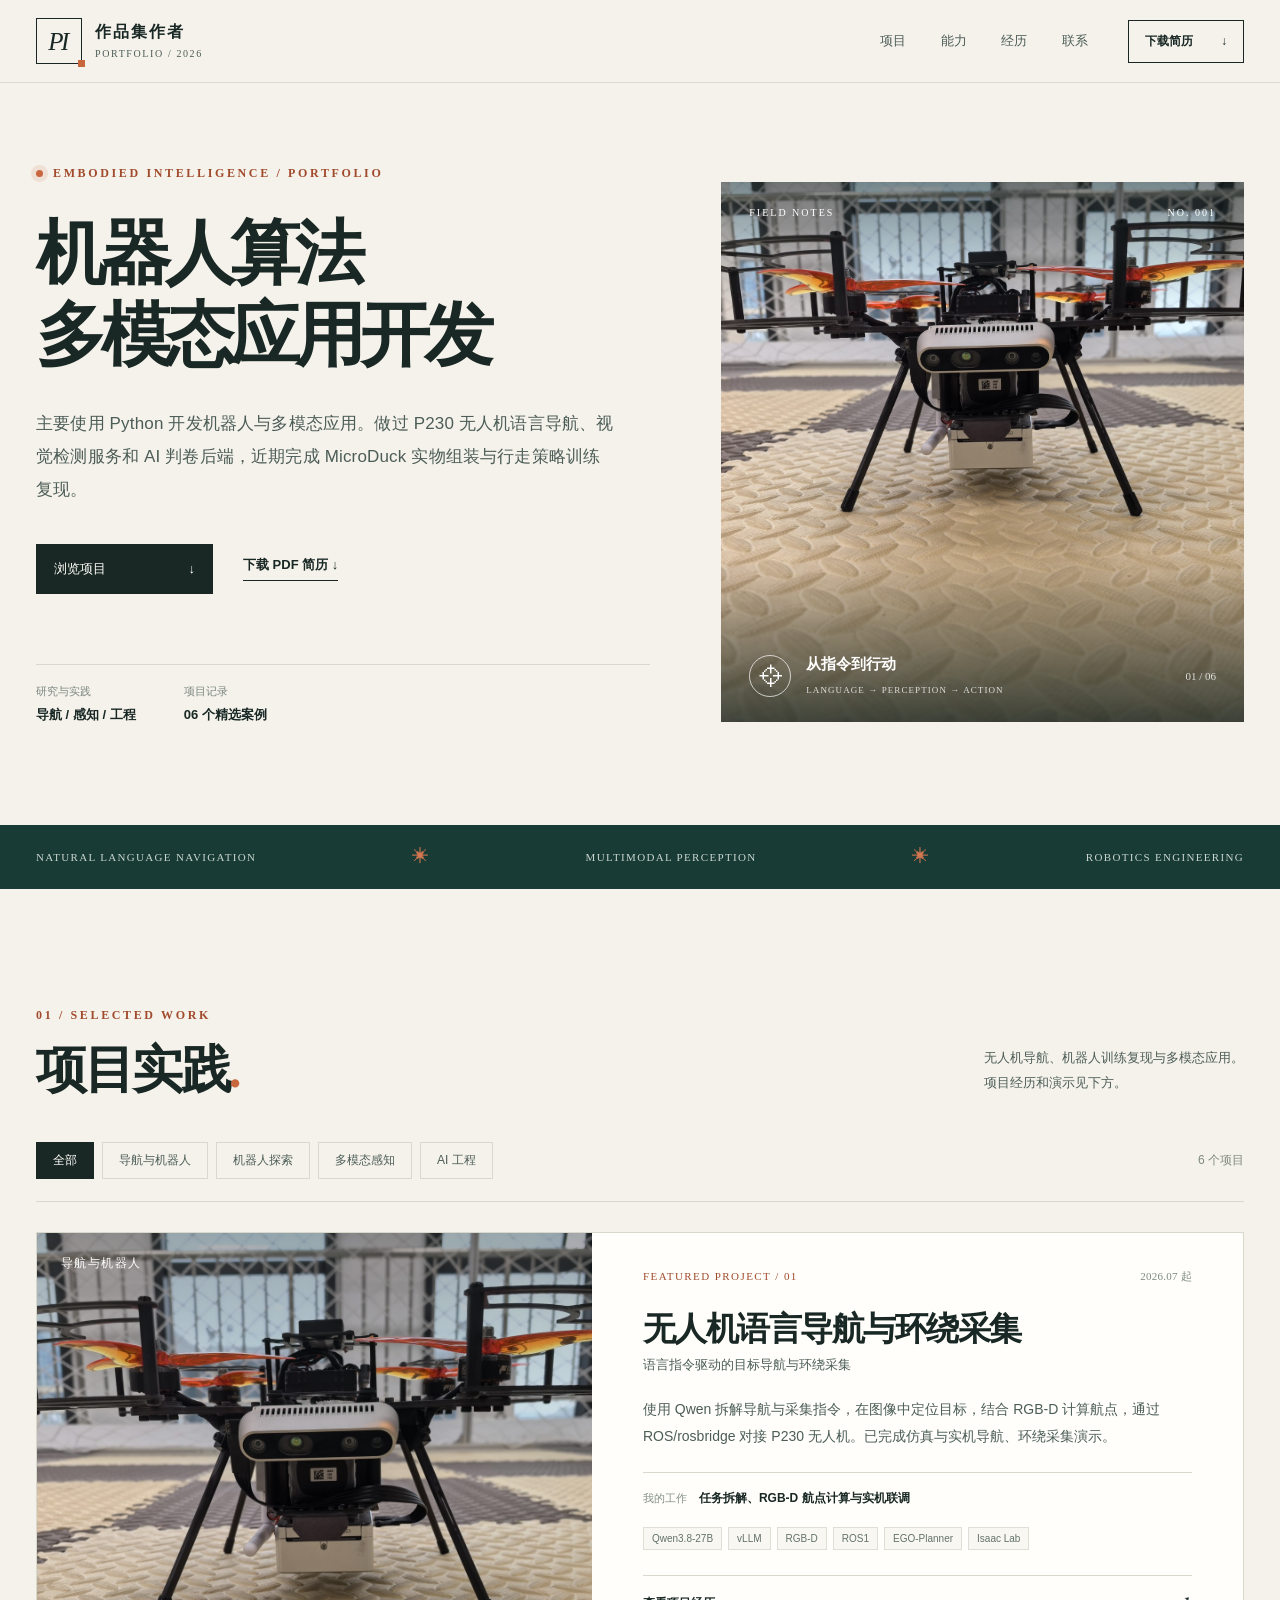
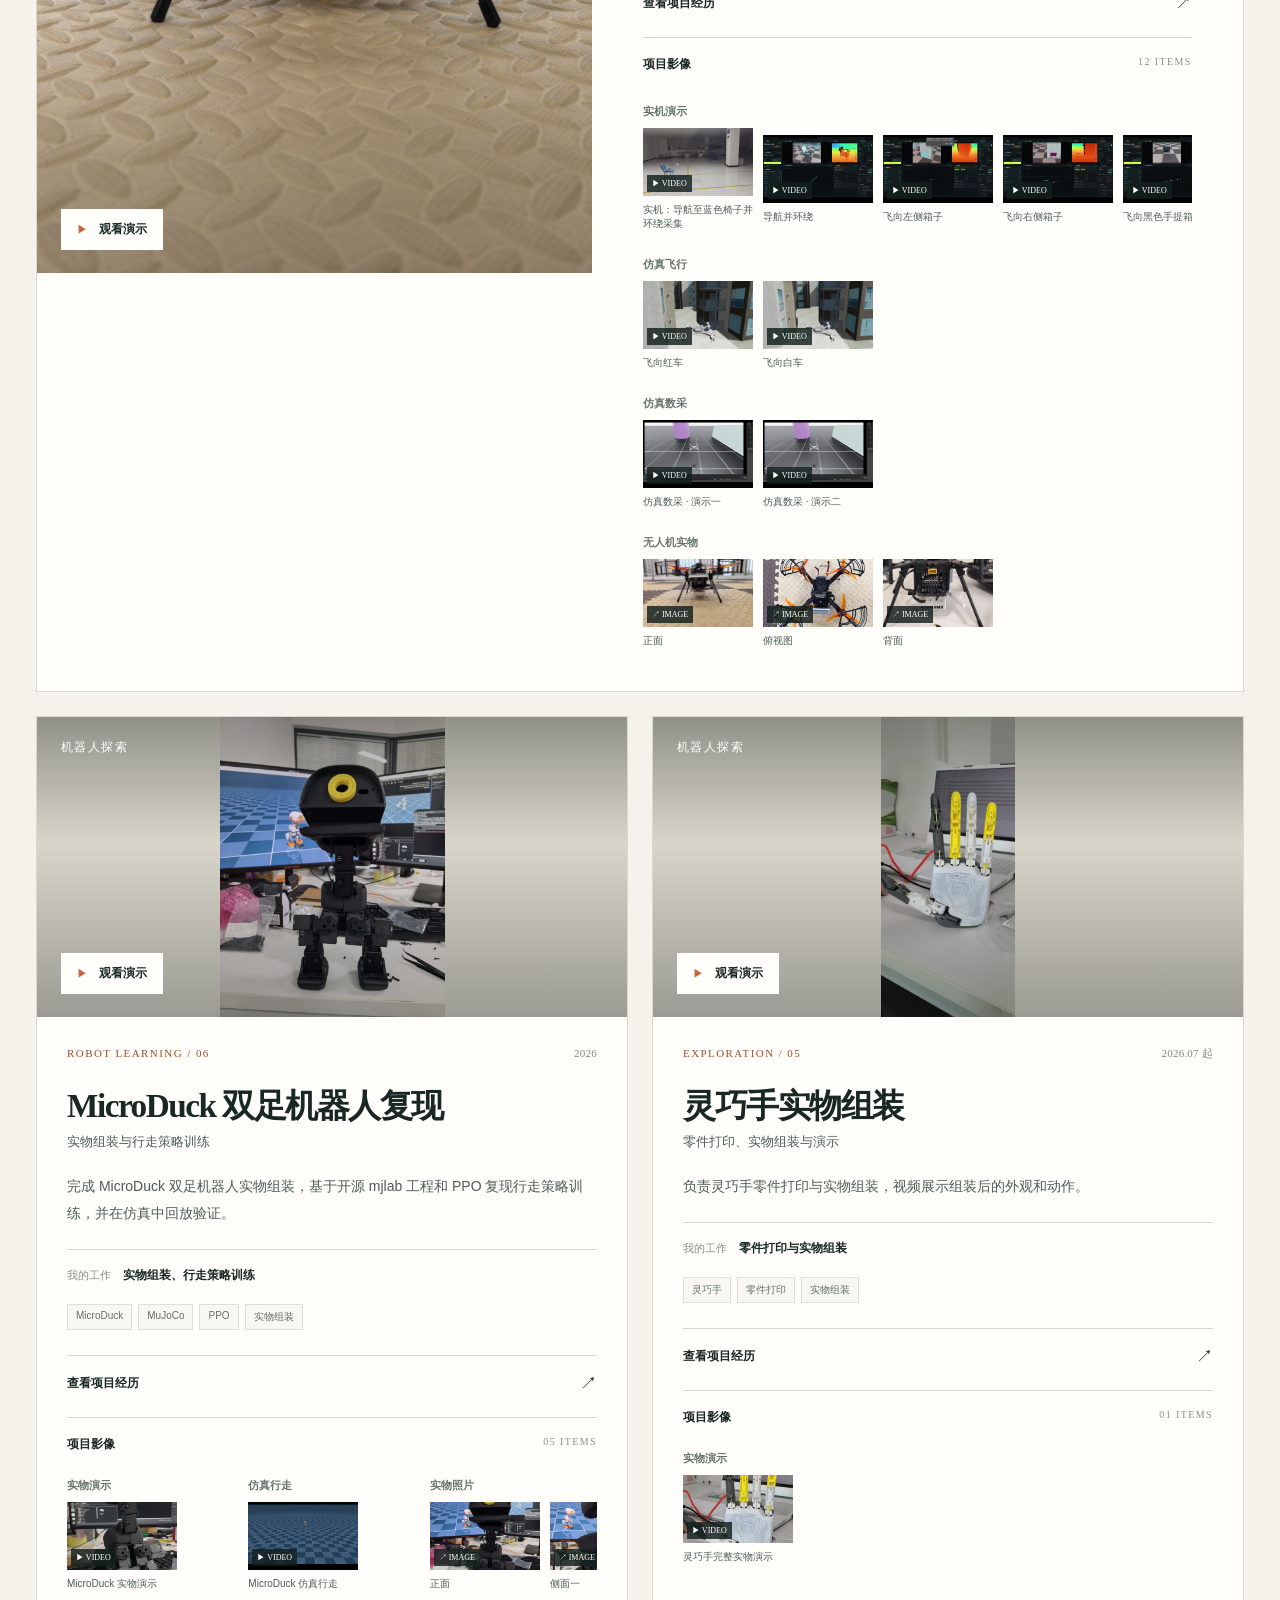
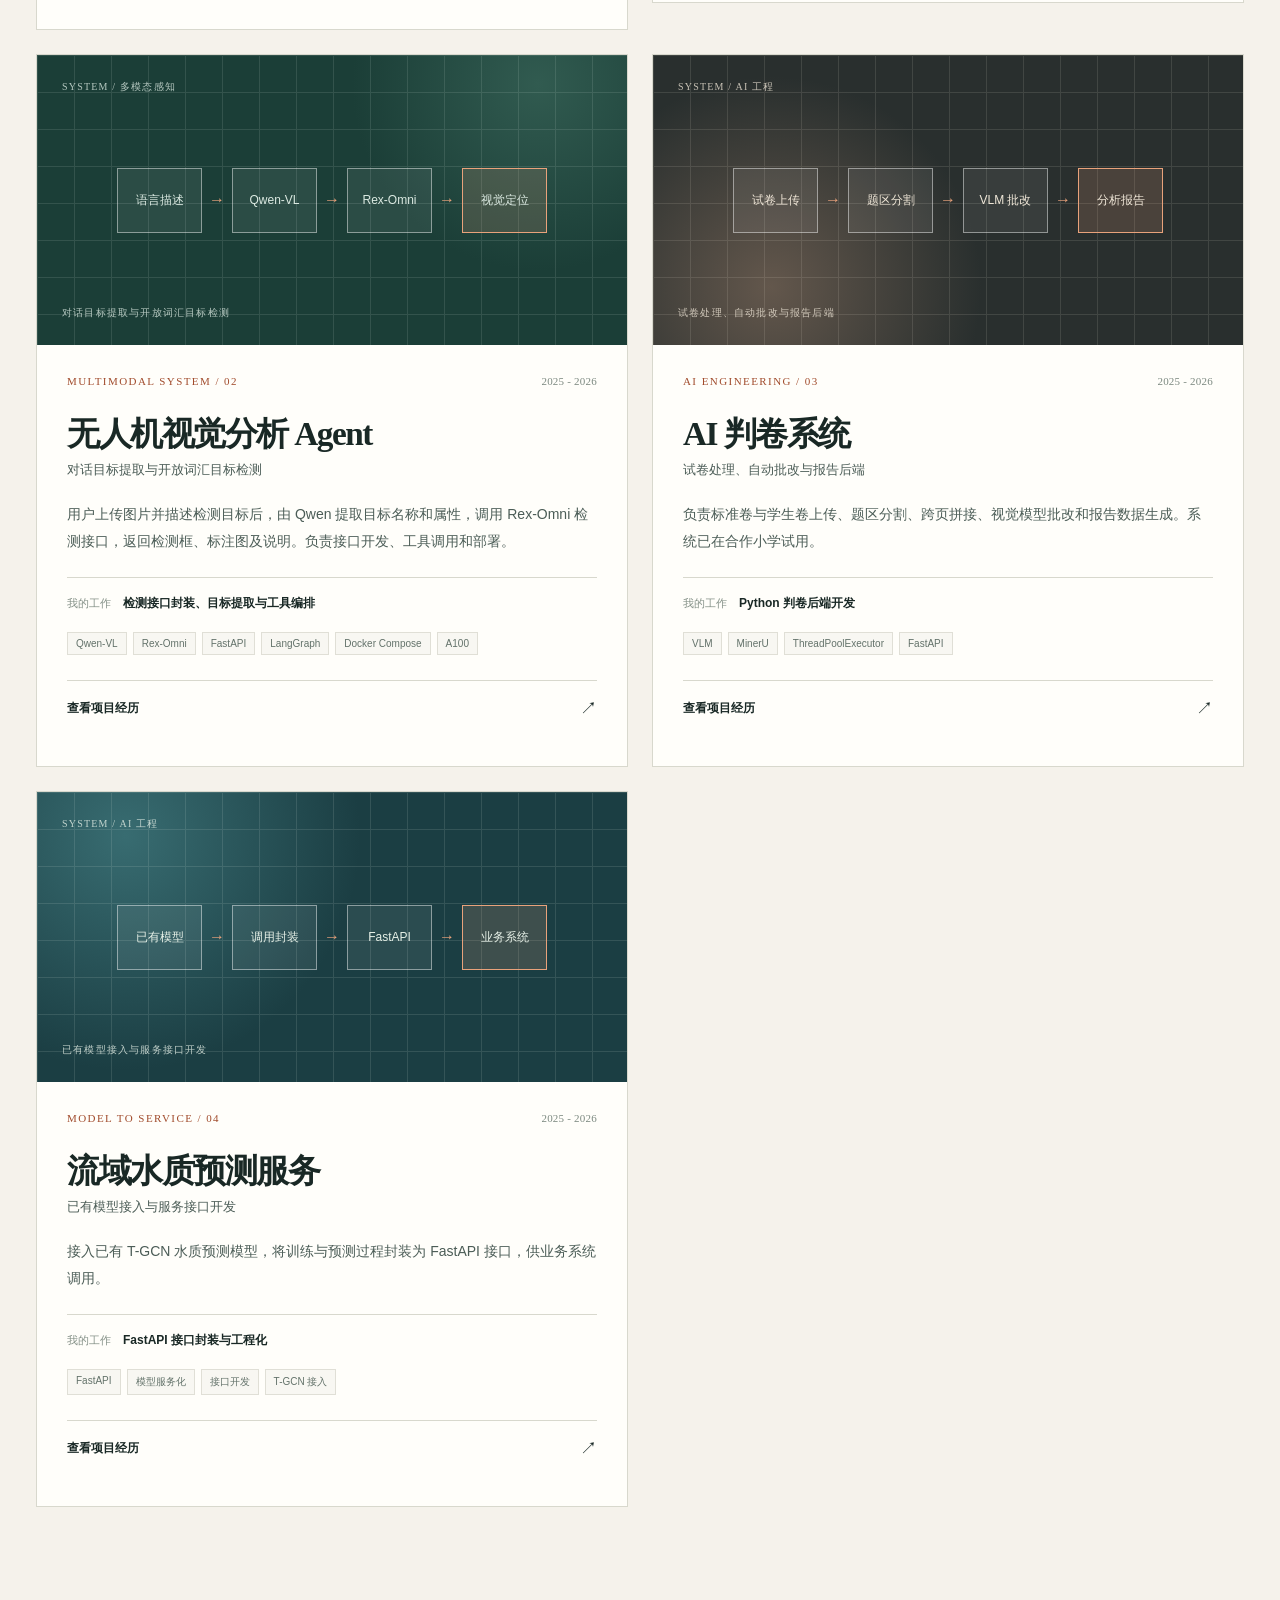
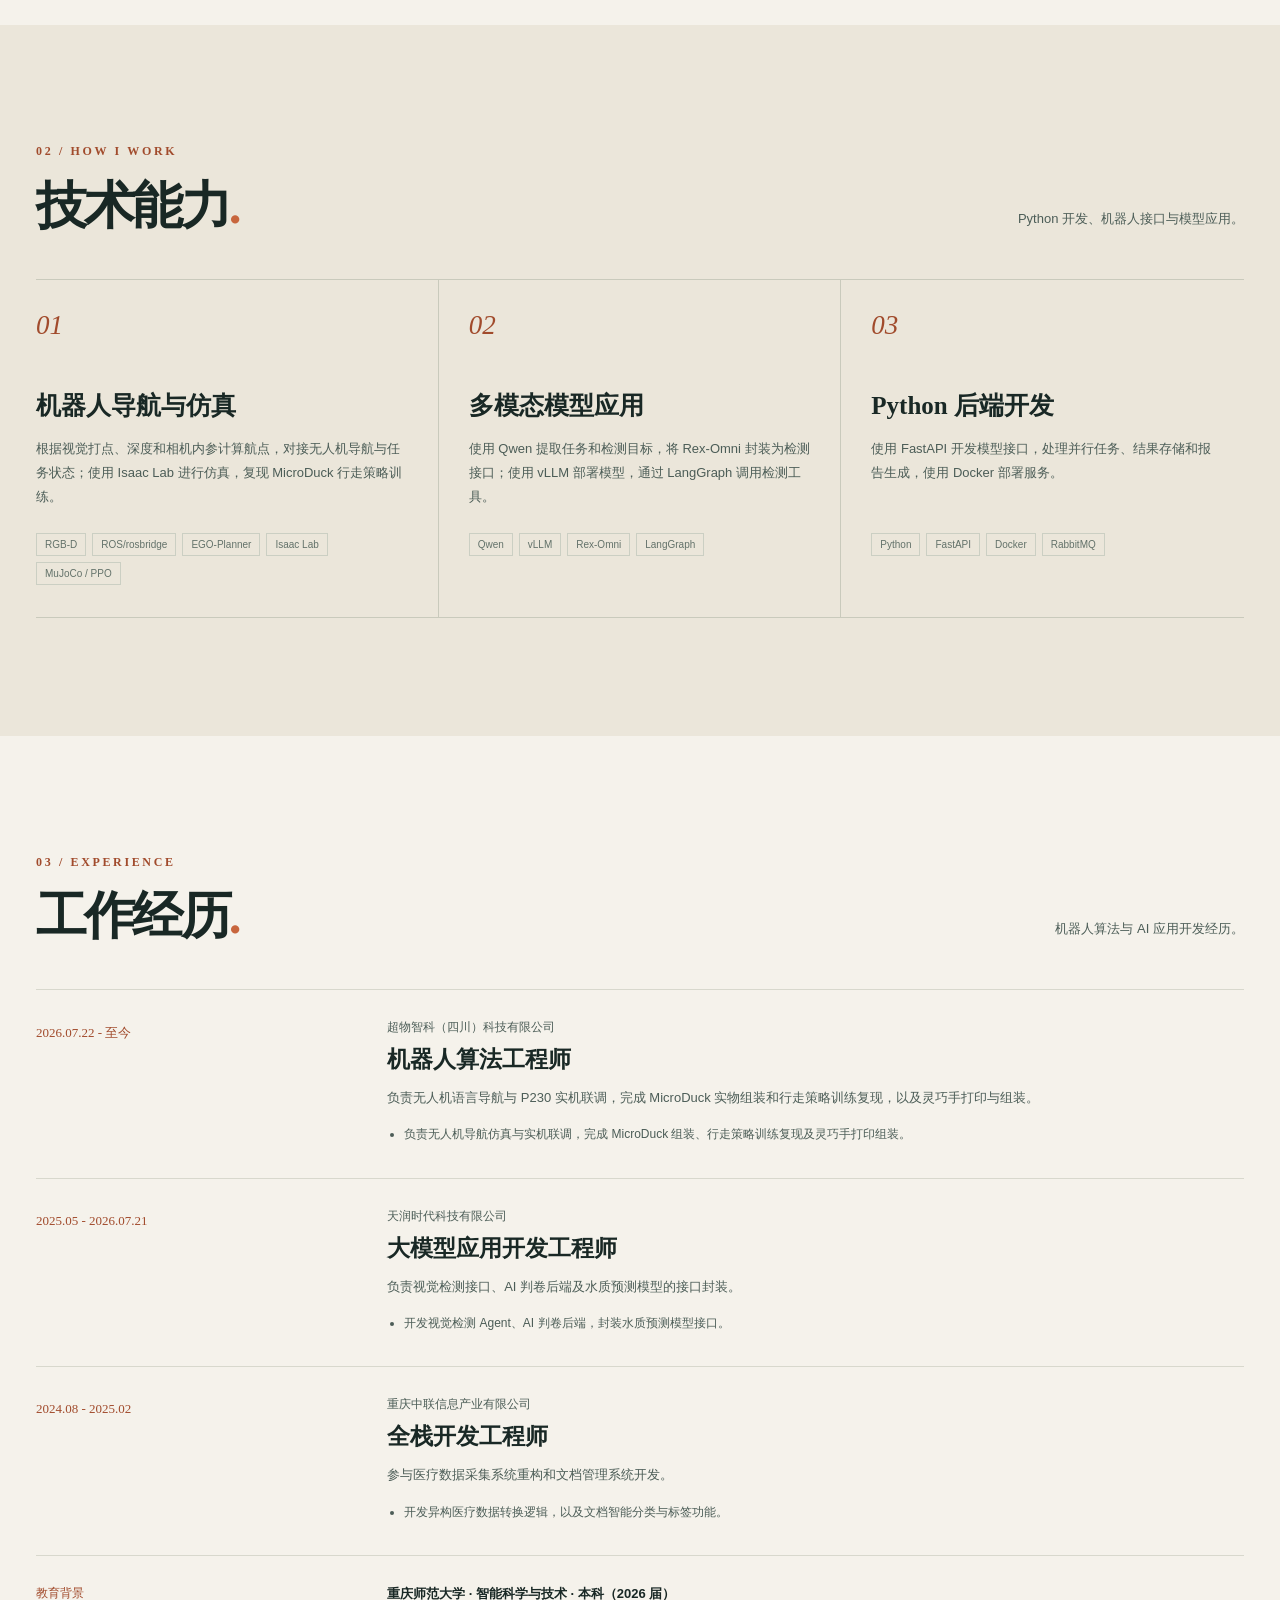
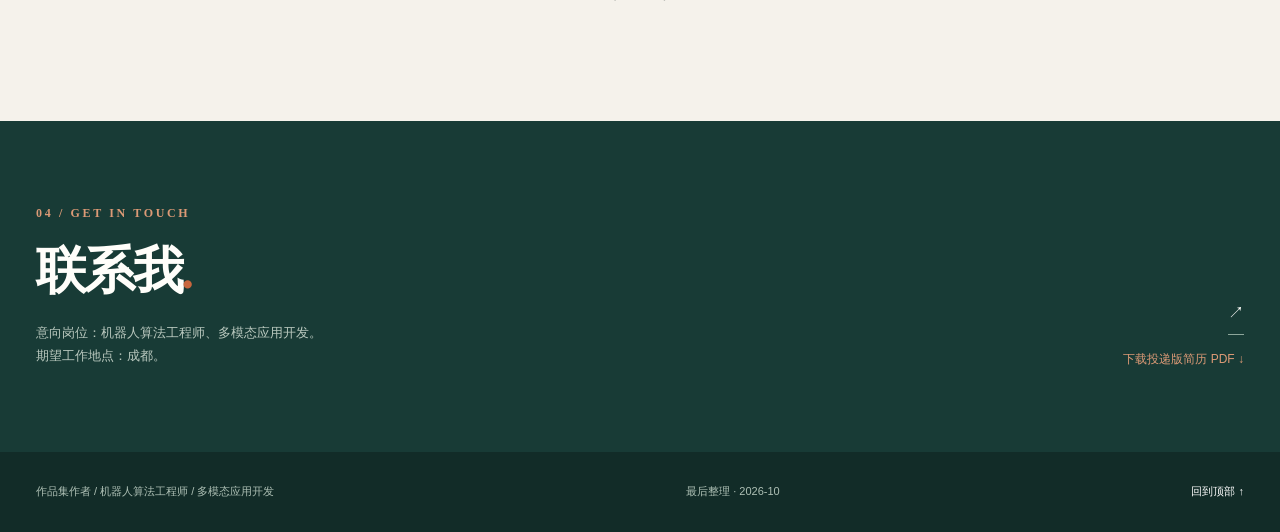
<file: index.html>
<!doctype html>
<html lang="zh-CN">
  <head>
    <meta charset="utf-8" />
    <meta name="viewport" content="width=device-width, initial-scale=1" />
    <meta name="theme-color" content="#f5f2eb" />
    <meta name="description" content="__PORTFOLIO_NAME__的具身智能与多模态 AI 项目作品集：无人机自然语言导航、视觉分析 Agent 和工程化实践。" />
    <title>__PORTFOLIO_NAME__ · 具身智能项目作品集</title>
    <link rel="stylesheet" href="styles.css?v=compact-covers1" />
    <script type="module" src="app.js?v=water-service1"></script>
  </head>
  <body>
    <div id="app"><p class="loading">正在加载项目内容…</p></div>
    <dialog class="media-dialog" id="media-dialog" aria-label="项目演示媒体">
      <div id="media-dialog-content"></div>
    </dialog>
  </body>
</html>
</file>
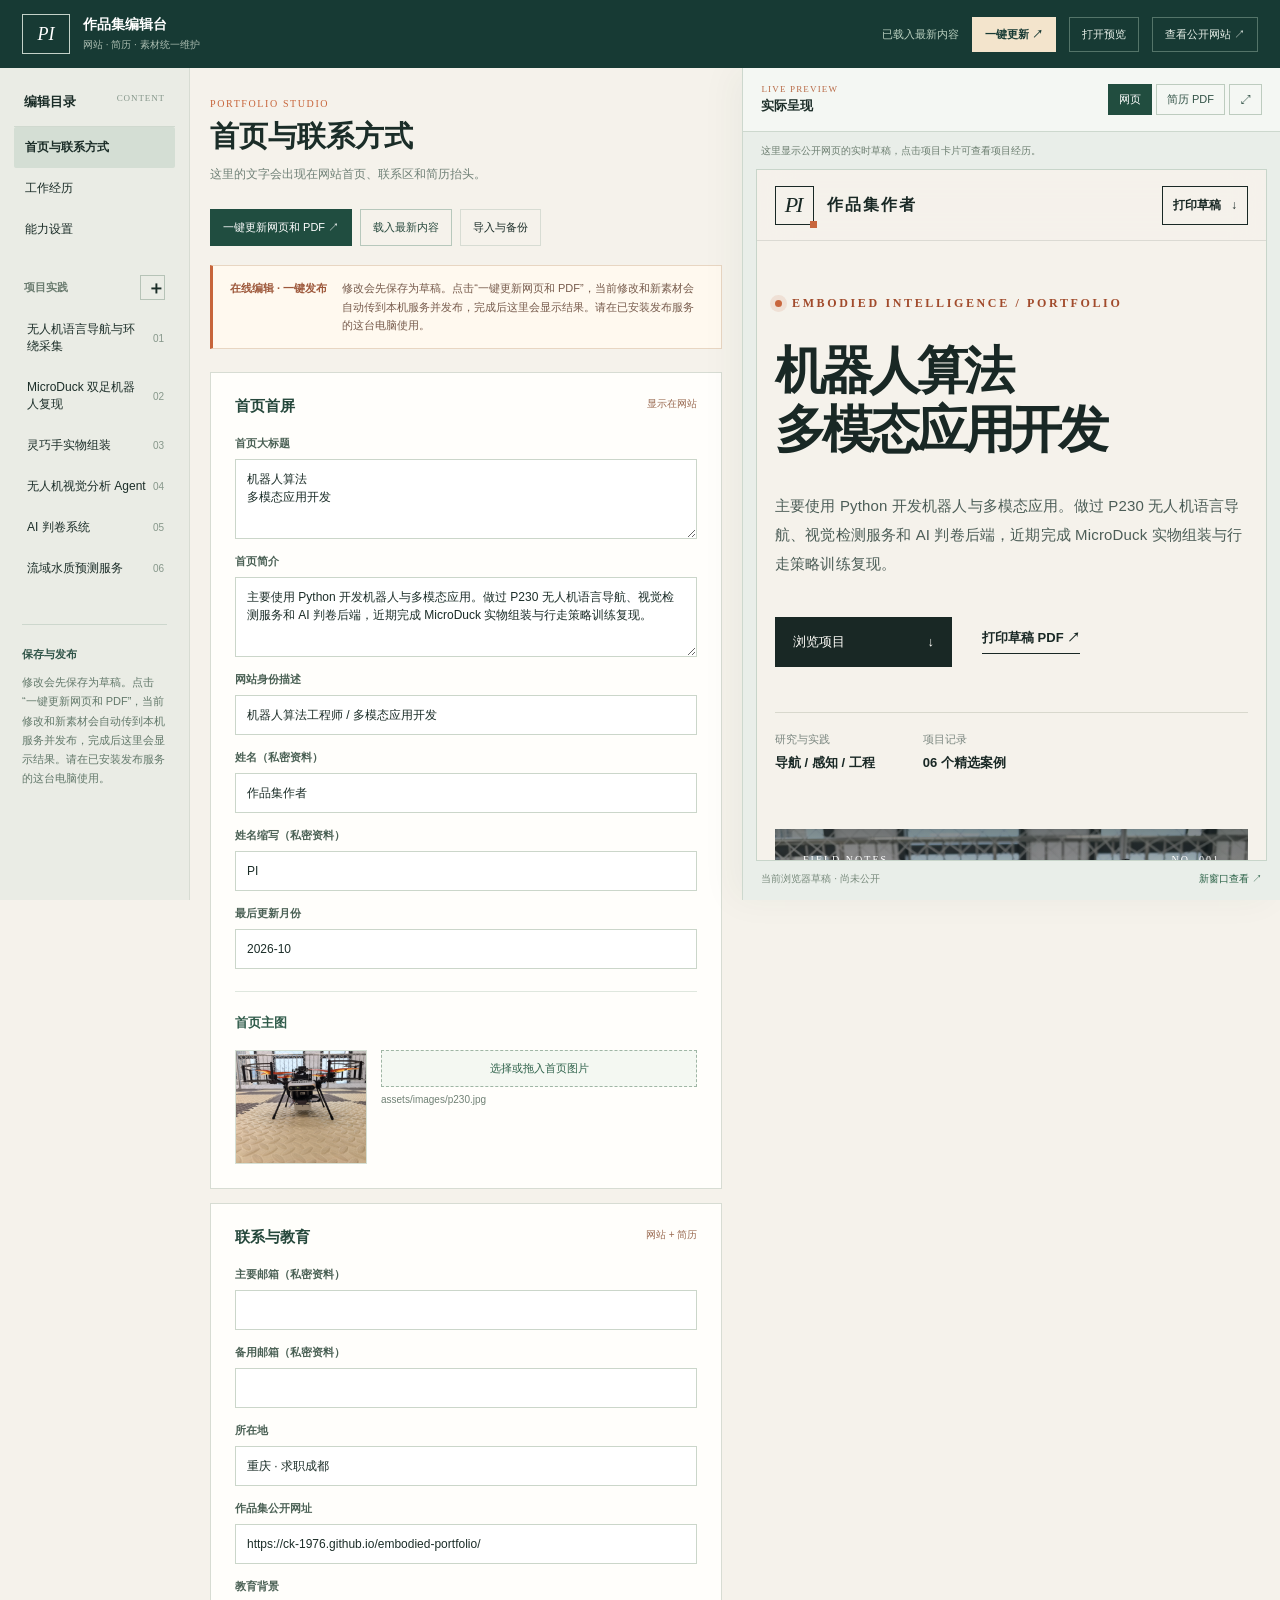
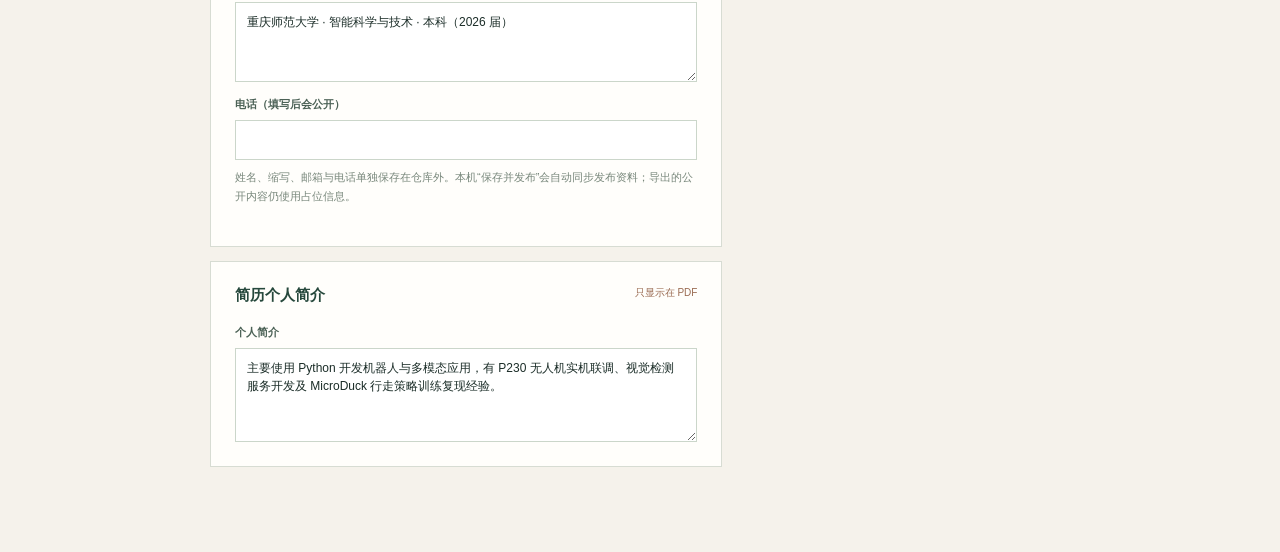
<file: editor.html>
<!doctype html>
<html lang="zh-CN">
  <head>
    <meta charset="utf-8" />
    <meta name="viewport" content="width=device-width, initial-scale=1" />
    <meta name="robots" content="noindex" />
    <title>内容编辑 · __PORTFOLIO_NAME__项目网站</title>
    <link rel="stylesheet" href="editor.css?v=publish2" />
    <script type="module" src="editor.js?v=publish2"></script>
  </head>
  <body>
    <header class="editor-header">
      <div class="editor-identity"><span class="editor-brand" id="editor-initials">__PORTFOLIO_INITIALS__</span><div><strong>作品集编辑台</strong><small>网站 · 简历 · 素材统一维护</small></div></div>
      <div class="header-actions"><span class="save-indicator" id="save-state" role="status">加载中</span><button type="button" id="header-publish">一键更新 ↗</button><button type="button" id="header-preview">打开预览</button><a href="index.html" target="_blank" rel="noopener">查看公开网站 ↗</a></div>
    </header>
    <div class="editor-layout">
      <aside class="editor-sidebar" aria-label="编辑目录">
        <div class="sidebar-title">编辑目录 <span>CONTENT</span></div>
        <button type="button" class="sidebar-link" data-mode="profile">首页与联系方式</button>
        <button type="button" class="sidebar-link" data-mode="experiences">工作经历</button>
        <button type="button" class="sidebar-link" data-mode="skills">能力设置</button>
        <div class="sidebar-heading">项目实践 <button id="add-project" type="button" title="新增项目" aria-label="新增项目">＋</button></div>
        <div id="project-list"></div>
        <div class="sidebar-publish"><span>保存与发布</span><p id="publish-guide">编辑内容与素材 → 一键更新网页和 PDF → 等待显示已发布。</p></div>
      </aside>
      <main class="editor-main">
        <div class="editor-main-head"><div><p>PORTFOLIO STUDIO</p><h1 id="form-title">内容编辑</h1><span id="section-description">修改内容后右侧立即呈现实际网页效果。</span></div></div>
        <div class="editor-actions"><button type="button" id="publish-button" class="primary-action">一键更新网页和 PDF ↗</button><button type="button" id="latest-button">载入最新内容</button><button type="button" id="restore-draft-button" hidden>恢复已备份草稿</button><details class="backup-actions"><summary>导入与备份</summary><div><button type="button" id="import-button">导入内容 JSON</button><button type="button" id="download-button">仅下载内容 JSON</button><button type="button" id="copy-private-button">复制私密资料</button><button type="button" id="save-folder-button">保存到本地项目目录</button><button type="button" id="package-button">下载发布包 ↓</button></div></details></div>
        <div class="editor-notice"><strong id="publish-label">连接编辑台</strong><span id="publish-description">正在读取最新内容和发布方式。</span></div>
        <div id="publish-status" class="publish-status" role="status" aria-live="polite" hidden></div>
        <div id="editor-form"></div>
      </main>
      <aside class="preview-panel" id="preview-panel" aria-label="实时预览">
        <div class="preview-header"><div><span class="preview-kicker">LIVE PREVIEW</span><strong>实际呈现</strong></div><div class="preview-controls"><button type="button" class="preview-tab active" data-preview="site" aria-pressed="true">网页</button><button type="button" class="preview-tab" data-preview="resume" aria-pressed="false">简历 PDF</button><button type="button" id="preview-expand" aria-label="放大预览" title="放大预览">⤢</button></div></div>
        <div class="preview-description" id="preview-description">这里显示公开网页的实时草稿，点击项目卡片可查看项目经历。</div>
        <div class="preview-frame-wrap" id="preview-frame-wrap"><iframe id="site-preview" title="网站实时预览" src="index.html?preview=1&amp;embed=1"></iframe><iframe id="resume-preview" title="简历实时预览" src="resume.html?preview=1&amp;embed=1" hidden></iframe><div id="resume-preview-spacer" hidden></div></div>
        <div class="preview-footer"><span>当前浏览器草稿 · 尚未公开</span><a id="preview-open" href="index.html?preview=1" target="_blank" rel="noopener">新窗口查看 ↗</a></div>
      </aside>
    </div>
    <input id="import-file" type="file" accept="application/json,.json" hidden />
    <div class="toast" id="toast" role="status" aria-live="polite"></div>
  </body>
</html>
</file>
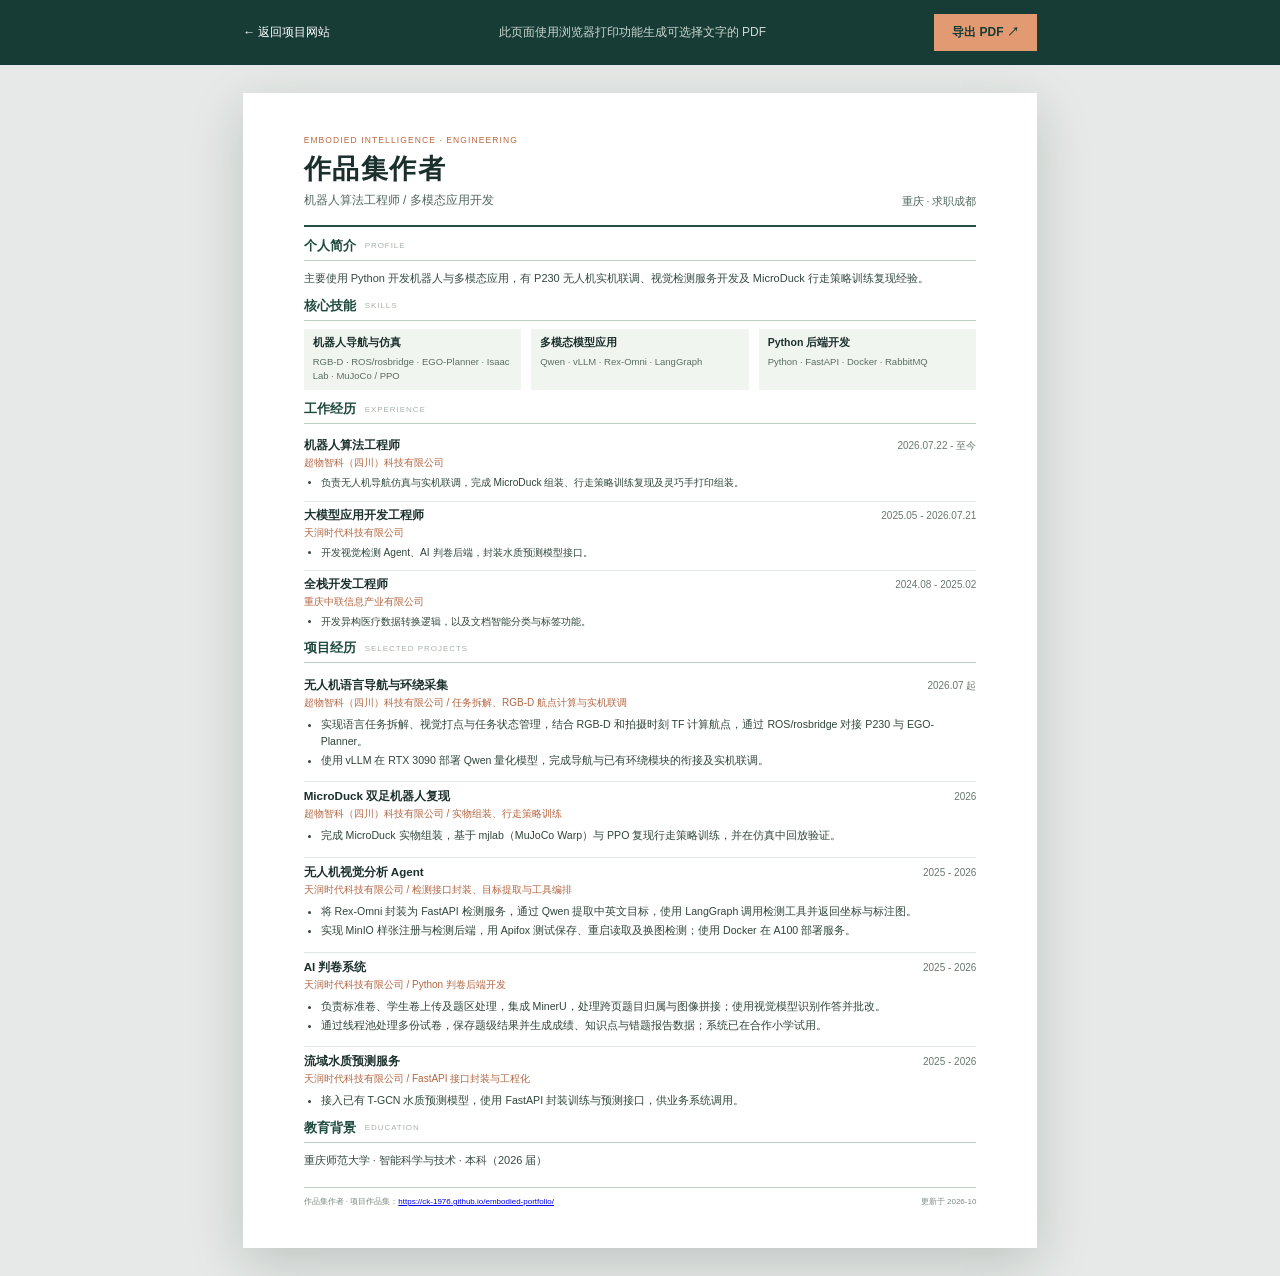
<file: resume.html>
<!doctype html>
<html lang="zh-CN">
  <head>
    <meta charset="utf-8" />
    <meta name="viewport" content="width=device-width, initial-scale=1" />
    <meta name="robots" content="noindex" />
    <title>__PORTFOLIO_NAME__ · 投递版简历</title>
    <link rel="stylesheet" href="resume.css" />
    <script type="module" src="resume.js"></script>
  </head>
  <body>
    <div class="resume-toolbar"><a href="index.html">← 返回项目网站</a><span>此页面使用浏览器打印功能生成可选择文字的 PDF</span><button type="button" id="print-button">导出 PDF ↗</button></div>
    <div id="resume-root"><p>正在准备简历…</p></div>
  </body>
</html>
</file>
<file: styles.css>
:root {
  color-scheme: light;
  --paper: #f5f2eb;
  --paper-deep: #ebe6da;
  --ink: #192825;
  --ink-soft: #4c5d57;
  --line: #d8d8cd;
  --accent: #c8663d;
  --accent-dark: #a14b2c;
  --forest: #183b36;
  --white: #fffefa;
  --font-body: "Noto Sans CJK SC", "Source Han Sans SC", "PingFang SC", "Microsoft YaHei", sans-serif;
  --font-display: "Noto Serif CJK SC", "Source Han Serif SC", "Songti SC", "SimSun", serif;
}

* { box-sizing: border-box; }
html { scroll-behavior: smooth; }
body { margin: 0; background: var(--paper); color: var(--ink); font-family: var(--font-body); -webkit-font-smoothing: antialiased; }
button, input, textarea, select { font: inherit; }
button, a { -webkit-tap-highlight-color: transparent; }
button { cursor: pointer; }
a { color: inherit; text-decoration: none; }
img { display: block; max-width: 100%; }
::selection { background: #dbac8b; color: var(--ink); }
:focus-visible { outline: 2px solid var(--accent); outline-offset: 4px; }
.shell { width: min(100% - 72px, 1320px); margin-inline: auto; }
.loading, .error-state { min-height: 60vh; display: grid; place-content: center; text-align: center; color: var(--ink-soft); }

.site-header { position: sticky; top: 0; z-index: 20; background: rgba(245, 242, 235, .93); backdrop-filter: blur(16px); border-bottom: 1px solid rgba(25, 40, 37, .12); }
.header-inner { display: flex; align-items: center; height: 82px; gap: 40px; }
.brand { display: inline-flex; align-items: center; gap: 13px; margin-right: auto; min-width: 210px; }
.brand-mark { position: relative; display: grid; place-content: center; width: 46px; height: 46px; border: 1.5px solid var(--ink); font: italic 25px/1 Georgia, serif; letter-spacing: -.1em; padding-right: 3px; }
.brand-dot { position: absolute; width: 7px; height: 7px; background: var(--accent); right: -4px; bottom: -4px; }
.brand-text { display: flex; flex-direction: column; gap: 4px; font-size: 16px; font-weight: 700; letter-spacing: .12em; }
.brand-text small { font: 10px/1.3 Georgia, serif; color: var(--ink-soft); letter-spacing: .16em; }
.site-nav { display: flex; gap: clamp(20px, 2.7vw, 45px); align-items: center; }
.site-nav a { font-size: 13px; color: var(--ink-soft); transition: color .2s; }
.site-nav a:hover { color: var(--accent-dark); }
.header-action { display: inline-flex; gap: 28px; align-items: center; padding: 12px 16px; border: 1px solid var(--ink); font-size: 12px; font-weight: 700; white-space: nowrap; transition: background .2s, color .2s; }
.header-action:hover { background: var(--ink); color: var(--white); }

.hero { display: grid; grid-template-columns: 1.08fr .92fr; min-height: 650px; padding-block: 82px 86px; gap: clamp(35px, 5.6vw, 95px); align-items: center; }
.hero-copy { padding-bottom: 15px; }
.eyebrow, .section-kicker { color: var(--accent-dark); font: 12px/1.4 Georgia, serif; letter-spacing: .22em; font-weight: bold; }
.eyebrow { display: flex; align-items: center; gap: 10px; margin: 0 0 30px; }
.live-dot { width: 7px; height: 7px; border-radius: 50%; background: var(--accent); box-shadow: 0 0 0 5px rgba(200, 102, 61, .13); }
.hero h1 { font-family: var(--font-display); font-size: clamp(50px, 5.5vw, 88px); line-height: 1.17; font-weight: 600; letter-spacing: -.075em; margin: 0 0 30px; }
.hero-intro { max-width: 580px; margin: 0; color: var(--ink-soft); font-size: 17px; line-height: 1.95; letter-spacing: .01em; }
.hero-actions { display: flex; align-items: center; flex-wrap: wrap; gap: 30px; margin-top: 38px; }
.button-primary { display: inline-flex; align-items: center; justify-content: space-between; gap: 55px; min-width: 177px; padding: 16px 18px; background: var(--ink); color: var(--white); font-size: 13px; transition: transform .2s, background .2s; }
.button-primary:hover { transform: translateY(-2px); background: var(--forest); }
.button-quiet { font-size: 13px; font-weight: 700; border-bottom: 1px solid var(--ink); padding-bottom: 6px; }
.hero-facts { display: flex; gap: 48px; margin-top: 70px; border-top: 1px solid var(--line); padding-top: 19px; }
.hero-facts div { display: flex; flex-direction: column; gap: 7px; }
.hero-facts span { font-size: 11px; color: #7b8780; }
.hero-facts strong { font-size: 13px; font-weight: 600; }
.hero-visual { position: relative; height: 540px; background: #d1d1c9; overflow: hidden; isolation: isolate; }
.hero-visual:after { content: ''; position: absolute; inset: 0; background: linear-gradient(180deg,rgba(9,25,24,.5),transparent 23%,transparent 70%,rgba(9,25,24,.72)); z-index: 1; }
.hero-visual img { width: 100%; height: 100%; object-fit: cover; object-position: 50% 48%; transform: scale(1.02); transition: transform .7s ease; }
.hero-visual:hover img { transform: scale(1.065); }
.hero-visual-top, .hero-visual-bottom { position: absolute; z-index: 2; color: white; }
.hero-visual-top { top: 25px; left: 28px; right: 28px; display: flex; justify-content: space-between; font: 10px Georgia, serif; letter-spacing: .2em; }
.hero-visual-bottom { bottom: 25px; left: 28px; right: 28px; display: flex; align-items: center; gap: 15px; }
.crosshair { width: 42px; height: 42px; display: grid; place-items: center; border: 1px solid rgba(255,255,255,.7); border-radius: 50%; font-size: 24px; }
.hero-visual-bottom strong { display: block; font-size: 15px; margin-bottom: 5px; }
.hero-visual-bottom small { font: 9px Georgia, serif; letter-spacing: .12em; opacity: .8; }
.hero-visual-index { margin-left: auto; font: 11px Georgia, serif; opacity: .8; }
.marquee-line { background: var(--forest); color: #c9d6cf; overflow: hidden; }
.marquee-line .shell { white-space: nowrap; display: flex; justify-content: space-between; align-items: center; gap: 22px; height: 64px; font: 11px Georgia, serif; letter-spacing: .12em; }
.marquee-line span { color: #d57750; font-size: 17px; }

.section { padding-block: 118px; scroll-margin-top: 86px; }
.section-heading { display: flex; justify-content: space-between; align-items: end; gap: 30px; margin-bottom: 42px; }
.section-kicker { margin: 0 0 15px; }
.section-heading h2 { font: 600 clamp(39px, 4vw, 59px)/1.2 var(--font-display); letter-spacing: -.055em; margin: 0; }
.heading-accent, .contact-inner h2 span { color: var(--accent); }
.section-heading > p { margin: 0 0 5px; color: var(--ink-soft); font-size: 13px; line-height: 1.9; }
.project-toolbar { display: flex; justify-content: space-between; align-items: center; gap: 20px; margin-bottom: 30px; border-bottom: 1px solid var(--line); padding-bottom: 22px; }
.filters { display: flex; flex-wrap: wrap; gap: 8px; }
.filter-button { border: 1px solid var(--line); color: var(--ink-soft); background: transparent; font-size: 12px; padding: 9px 16px; transition: background .2s, color .2s, border-color .2s; }
.filter-button:hover, .filter-button.active { background: var(--ink); color: var(--white); border-color: var(--ink); }
#result-count { color: #7f8982; font-size: 12px; white-space: nowrap; }
.projects-grid { display: grid; grid-template-columns: repeat(2, minmax(0,1fr)); gap: 24px; align-items: start; }
.project-card { background: var(--white); border: 1px solid var(--line); min-width: 0; }
.project-card[hidden] { display: none !important; }
.project-card.featured { grid-column: 1 / -1; display: grid; grid-template-columns: minmax(0, .92fr) minmax(0, 1.08fr); }
.project-cover { position: relative; min-height: 290px; overflow: hidden; }
.featured .project-cover { height: 100%; min-height: 640px; }
.image-cover { background: #d9d5ca; }
/* 普通卡片使用统一封面高度，避免竖图撑高整行并留下大块空白。 */
.project-card:not(.featured) .image-cover { height: 300px; min-height: 0; }
.project-card:not(.featured) .image-cover img { object-fit: contain; }
.image-cover:after { content: ''; position: absolute; inset: 0; pointer-events: none; background: linear-gradient(180deg, rgba(10,20,19,.35), transparent 42%, rgba(10,20,19,.3)); }
.image-cover img { width: 100%; height: 100%; object-fit: cover; transition: transform .5s ease; }
.image-cover:hover img { transform: scale(1.035); }
.image-cover-label { position: absolute; z-index: 1; left: 24px; top: 22px; color: white; font-size: 12px; letter-spacing: .12em; }
.cover-play { position: absolute; z-index: 2; bottom: 23px; left: 24px; border: none; background: var(--white); color: var(--ink); display: flex; align-items: center; gap: 12px; padding: 12px 16px; font-size: 12px; font-weight: 700; }
.cover-play span { font-size: 10px; color: var(--accent); }
.cover-play:hover { background: var(--accent); color: white; }
.cover-play:hover span { color: white; }
.project-content { min-width: 0; padding: 28px 30px 30px; }
.featured .project-content { padding: 35px clamp(30px, 4vw, 54px); }
.project-topline { display: flex; justify-content: space-between; gap: 12px; color: var(--accent-dark); font: 11px/1.5 Georgia, serif; letter-spacing: .13em; }
.project-topline span:last-child { color: #7c8980; letter-spacing: .02em; white-space: nowrap; }
.project-content h3 { font: 600 clamp(26px, 2.6vw, 38px)/1.32 var(--font-display); letter-spacing: -.045em; margin: 22px 0 5px; }
.project-subtitle { margin: 0 0 22px; color: var(--ink-soft); font-size: 13px; }
.project-summary { color: var(--ink-soft); font-size: 14px; line-height: 1.95; margin: 0 0 22px; }
.project-meta { display: flex; flex-wrap: wrap; align-items: baseline; gap: 6px 12px; border-top: 1px solid var(--line); padding-top: 17px; }
.project-meta span { font-size: 11px; color: #849087; }
.project-meta strong { font-size: 12px; font-weight: 600; }
.tag-list { display: flex; flex-wrap: wrap; gap: 6px; margin-top: 20px; }
.tag { border: 1px solid #e0dfd6; background: #f8f7f2; color: #63726a; font-size: 10px; padding: 5px 8px; white-space: nowrap; }
.project-details { margin-top: 25px; border-top: 1px solid var(--line); }
.project-details summary { list-style: none; display: flex; justify-content: space-between; align-items: center; padding: 16px 0; font-size: 12px; font-weight: 700; cursor: pointer; }
.project-details summary::-webkit-details-marker { display: none; }
.project-details summary span { font-size: 17px; font-weight: 400; transition: transform .2s; }
.project-details[open] summary span { transform: rotate(45deg); }
.detail-body { display: grid; grid-template-columns: repeat(2,minmax(0,1fr)); gap: 12px 20px; padding: 6px 0 18px; }
.detail-body h4 { margin: 0 0 7px; color: var(--accent-dark); font-size: 11px; letter-spacing: .08em; }
.detail-body p, .detail-body li { color: var(--ink-soft); font-size: 12px; line-height: 1.85; margin: 0; }
.detail-body ul { margin: 0; padding-left: 17px; }
.detail-body li + li { margin-top: 5px; }
.detail-context { grid-column: 1/-1; font-size: 11px !important; color: #89948c !important; }
.media-gallery { margin-top: 6px; }
.media-gallery-head { display: flex; justify-content: space-between; border-top: 1px solid var(--line); padding: 18px 0 13px; font-size: 12px; font-weight: 700; }
.media-gallery-head small { color: #869289; font: 10px Georgia, serif; letter-spacing: .14em; }
.media-list { display: flex; gap: 10px; overflow-x: auto; padding-bottom: 8px; scrollbar-color: #c9cbc1 transparent; }
.media-item { flex: 0 0 110px; border: 0; background: transparent; padding: 0; text-align: left; }
.media-thumb { position: relative; display: block; width: 110px; height: 68px; background: #d4d7cf; overflow: hidden; }
.media-thumb img { width: 100%; height: 100%; object-fit: cover; transition: transform .2s; }
.media-placeholder { width: 100%; height: 100%; display: grid; place-items: center; color: white; background: var(--forest); font-size: 24px; }
.media-item:hover img { transform: scale(1.08); }
.media-type { position: absolute; left: 4px; bottom: 4px; padding: 3px 5px; color: white; background: rgba(19,32,30,.82); font: 8px Georgia, serif; }
.media-caption { display: block; margin-top: 7px; color: var(--ink-soft); font-size: 10px; line-height: 1.4; }
.diagram-cover { display: flex; flex-direction: column; justify-content: space-between; padding: 25px; isolation: isolate; }
.diagram-vision { color: #dceae2; background: radial-gradient(circle at 85% 10%, #315b50, transparent 33%), #1b3e37; }
.diagram-grading { color: #f0e7d8; background: radial-gradient(circle at 20% 80%, #63574c, transparent 40%), #292f2e; }
.media-group { min-width: 0; margin-top: 18px; }
.media-group h4 { margin: 0 0 9px; font-size: 11px; font-weight: 600; color: var(--muted, #64756c); }
.diagram-water { color: #e6f0e7; background: radial-gradient(circle at 15% 15%, #386c71, transparent 42%), #1b3e43; }
.diagram-default { color: white; background: #28413c; }
.diagram-cover:before { content: ''; position: absolute; inset: 0; z-index: -1; opacity: .12; background-image: linear-gradient(currentColor 1px,transparent 1px),linear-gradient(90deg,currentColor 1px,transparent 1px); background-size: 37px 37px; }
.diagram-overline, .diagram-foot { font: 10px Georgia, serif; letter-spacing: .12em; opacity: .8; }
.diagram-flow { display: flex; align-items: center; justify-content: center; gap: 7px; flex-wrap: wrap; }
.diagram-node { display: grid; place-items: center; min-width: 85px; height: 65px; padding: 8px; border: 1px solid rgba(255,255,255,.45); background: rgba(255,255,255,.07); text-align: center; font-size: 12px; }
.diagram-node:last-child { border-color: #e9a27b; background: rgba(233,162,123,.17); }
.diagram-arrow { color: #e9a27b; }

.capabilities-section { background: var(--paper-deep); }
.capabilities-grid { display: grid; grid-template-columns: repeat(3,minmax(0,1fr)); border-top: 1px solid #c9cabc; border-bottom: 1px solid #c9cabc; }
.capability { padding: 30px 30px 32px; border-right: 1px solid #c9cabc; }
.capability:first-child { padding-left: 0; }
.capability:last-child { border-right: 0; }
.capability-number { color: var(--accent-dark); font: italic 27px Georgia, serif; }
.capability h3 { margin: 48px 0 15px; font: 600 25px var(--font-display); }
.capability p { min-height: 76px; margin: 0; color: var(--ink-soft); font-size: 13px; line-height: 1.85; }
.capability .tag { background: transparent; border-color: #cbcfc3; }
.timeline { border-top: 1px solid var(--line); }
.timeline-item { display: grid; grid-template-columns: 27% 1fr; gap: 25px; border-bottom: 1px solid var(--line); padding: 29px 0 33px; }
.timeline-period { color: var(--accent-dark); font: 13px Georgia, serif; padding-top: 5px; }
.timeline-company { color: var(--ink-soft); font-size: 12px; margin: 0 0 8px; }
.timeline-body h3 { font: 600 23px var(--font-display); margin: 0 0 11px; }
.timeline-body > p:not(.timeline-company) { color: var(--ink-soft); font-size: 13px; line-height: 1.8; margin: 0; }
.timeline-body ul { display: flex; flex-wrap: wrap; gap: 9px 30px; padding-left: 17px; margin: 15px 0 0; color: var(--ink-soft); font-size: 12px; line-height: 1.7; }
.education-row { display: grid; grid-template-columns: 27% 1fr; gap: 25px; padding-top: 29px; font-size: 12px; }
.education-row span { color: var(--accent-dark); }
.education-row strong { font-size: 13px; font-weight: 600; }
.contact-section { background: var(--forest); color: var(--white); padding: 84px 0; scroll-margin-top: 86px; }
.contact-inner { display: flex; justify-content: space-between; align-items: end; gap: 40px; }
.contact-inner .section-kicker { color: #dc9a76; }
.contact-inner h2 { font: 600 clamp(39px, 4vw, 58px) var(--font-display); margin: 0 0 15px; letter-spacing: -.05em; }
.contact-inner p:last-child { margin: 0; font-size: 13px; color: #b9c8be; line-height: 1.8; }
.contact-actions { display: flex; flex-direction: column; align-items: end; gap: 16px; }
.contact-mails { display: flex; flex-direction: column; align-items: end; gap: 12px; }
.contact-mail { font: clamp(18px,2vw,27px) Georgia,serif; border-bottom: 1px solid #8da69b; padding-bottom: 9px; }
.secondary-mail { font-size: clamp(16px,1.5vw,20px); }
.contact-mail span { font-size: 16px; }
.contact-resume { color: #dc9a76; font-size: 12px; }
.footer { background: #122c28; color: #aec0b5; }
.footer-inner { min-height: 80px; display: flex; justify-content: space-between; align-items: center; gap: 20px; font-size: 11px; }
.footer a { color: white; }

.media-dialog { width: min(92vw, 960px); max-height: 92vh; padding: 0; border: 0; color: var(--ink); background: var(--paper); box-shadow: 0 30px 90px rgba(0,0,0,.25); }
.media-dialog::backdrop { background: rgba(9,22,20,.82); backdrop-filter: blur(5px); }
#media-dialog-content { padding: 22px; }
.dialog-head { display: flex; justify-content: space-between; align-items: start; gap: 20px; margin-bottom: 18px; }
.dialog-head small { color: var(--accent-dark); font-size: 11px; }
.dialog-head h2 { font: 600 25px var(--font-display); margin: 4px 0 0; }
.dialog-close { background: transparent; border: 1px solid var(--line); width: 37px; height: 37px; }
.dialog-close:hover { background: var(--ink); color: white; }
.media-dialog video, .dialog-image { width: 100%; max-height: 70vh; background: #111; object-fit: contain; }
.dialog-caption { margin: 13px 0 0; color: var(--ink-soft); font-size: 12px; }

@media (max-width: 1050px) {
  .hero { gap: 30px; }
  .hero-visual { height: 480px; }
  .featured .project-cover { min-height: 590px; }
  .diagram-flow { gap: 5px; }
  .diagram-node { min-width: 72px; font-size: 11px; }
}
@media (max-width: 780px) {
  .shell { width: min(100% - 36px, 1320px); }
  .header-inner { height: 70px; gap: 15px; }
  .brand { min-width: 0; }
  .brand-text small { display: none; }
  .brand-mark { width: 39px; height: 39px; font-size: 22px; }
  .site-nav { display: none; }
  .header-action { gap: 10px; padding: 10px; }
  .hero { grid-template-columns: 1fr; padding-block: 54px; gap: 42px; }
  .hero h1 { font-size: clamp(49px, 10vw, 74px); }
  .hero-intro { font-size: 15px; }
  .hero-facts { margin-top: 45px; }
  .hero-visual { height: 440px; }
  .marquee-line .shell { justify-content: flex-start; }
  .section { padding-block: 78px; }
  .section-heading { display: block; }
  .section-heading > p { margin-top: 18px; }
  .projects-grid { grid-template-columns: 1fr; }
  .project-card.featured { display: block; }
  .featured .project-cover { min-height: 0; height: 440px; }
  .capabilities-grid { grid-template-columns: 1fr; }
  .capability, .capability:first-child { border-right: 0; border-bottom: 1px solid #c9cabc; padding: 25px 0; }
  .capability:last-child { border-bottom: 0; }
  .capability h3 { margin-top: 20px; }
  .capability p { min-height: 0; }
  .contact-inner { display: block; }
  .contact-actions { align-items: start; margin-top: 42px; }
  .contact-mails { align-items: start; }
}
@media (max-width: 500px) {
  .brand-text { font-size: 14px; }
  .header-action { font-size: 11px; }
  .hero h1 { font-size: 48px; }
  .hero-actions { gap: 24px; }
  .hero-visual { height: 340px; }
  .hero-facts { gap: 24px; }
  .hero-facts strong { font-size: 11px; }
  .project-toolbar { align-items: start; }
  #result-count { padding-top: 12px; }
  .project-content, .featured .project-content { padding: 25px 20px; }
  .featured .project-cover { height: 340px; }
  .detail-body { grid-template-columns: 1fr; }
  .diagram-cover { min-height: 250px; }
  .diagram-node { min-width: 60px; height: 58px; font-size: 10px; }
  .timeline-item, .education-row { grid-template-columns: 1fr; gap: 9px; }
  .footer-inner { align-items: start; flex-direction: column; padding-block: 22px; gap: 9px; }
  .contact-mail { font-size: 18px; }
}
@media (prefers-reduced-motion: reduce) {
  html { scroll-behavior: auto; }
  *, *:before, *:after { transition-duration: .01ms !important; animation-duration: .01ms !important; }
}
@media (min-width: 781px) {
  /* 并排呈现普通卡片的素材分组，减少分组逐行堆叠产生的行间留白。 */
  .project-card:not(.featured) .media-gallery { display: grid; grid-template-columns: repeat(auto-fit, minmax(150px, 1fr)); column-gap: 14px; }
  .project-card:not(.featured) .media-gallery-head { grid-column: 1 / -1; }
  .project-card:not(.featured) .media-group { margin-top: 12px; }
  /* 素材增加时保持封面比例，阅读项目经历时封面随滚动停留。 */
  .featured .image-cover { align-self:start; position:sticky; top:96px; height:640px; min-height:0; }
}
</file>
<file: editor.css>
:root { --paper:#f5f2eb; --ink:#1b2d28; --muted:#67776e; --line:#d7dcd3; --accent:#c7653b; }
* { box-sizing:border-box; }
body { margin:0; background:var(--paper); color:var(--ink); font-family:"Noto Sans CJK SC","Microsoft YaHei",sans-serif; }
button,input,textarea,select { font:inherit; }
button { cursor:pointer; }
a { color:inherit; text-decoration:none; }
:focus-visible { outline:2px solid var(--accent); outline-offset:3px; }
.editor-header { height:72px; padding:0 28px; display:flex; justify-content:space-between; align-items:center; background:#173a34; color:white; }
.editor-header > div { display:flex; align-items:center; gap:13px; }
.editor-brand { display:grid; place-items:center; width:40px; height:40px; border:1px solid #c4d2c9; font:italic 21px Georgia,serif; }
.editor-brand span { color:#d7825c; }
.editor-header strong { display:block; font-size:14px; }
.editor-header small { display:block; color:#aabcb0; font-size:10px; margin-top:4px; }
.editor-header nav { display:flex; gap:22px; font-size:12px; }
.editor-header nav a:hover { color:#eca67c; }
.editor-layout { display:grid; grid-template-columns:260px minmax(0,1fr); min-height:calc(100vh - 72px); }
.editor-sidebar { background:#eaece5; padding:28px 18px; border-right:1px solid var(--line); }
.sidebar-title { display:flex; justify-content:space-between; margin-bottom:20px; font-size:12px; font-weight:700; }
.sidebar-title small { color:#7d9184; font-weight:400; }
.sidebar-link,.project-link { width:100%; border:0; background:transparent; color:var(--ink); text-align:left; padding:10px 12px; font-size:12px; }
.sidebar-link.active,.project-link.active { background:#d4ded4; font-weight:700; }
.sidebar-link:hover,.project-link:hover { background:#dce4da; }
.sidebar-heading { display:flex; justify-content:space-between; align-items:center; margin:24px 10px 9px; color:#6b7c70; font-size:11px; }
.sidebar-heading button { border:1px solid #b6c3b7; background:transparent; color:var(--ink); font-size:18px; line-height:1; width:25px; height:25px; }
.project-link { display:flex; align-items:center; justify-content:space-between; gap:7px; }
.project-link small { color:#87988b; }
.sidebar-hint { margin:36px 10px 0; color:#748478; font-size:11px; line-height:1.8; }
.editor-main { width:min(100%,1080px); padding:36px clamp(24px,5vw,72px) 90px; }
.editor-main-head { display:flex; justify-content:space-between; align-items:end; gap:22px; }
.editor-main-head p { margin:0 0 8px; color:var(--accent); font:10px Georgia,serif; letter-spacing:.16em; }
.editor-main-head h1 { margin:0; font:600 33px "Noto Serif CJK SC","SimSun",serif; }
.editor-actions { display:flex; gap:8px; }
.editor-actions button,.form-actions button { border:1px solid var(--ink); background:transparent; color:var(--ink); padding:10px 12px; font-size:11px; }
.editor-actions .primary-action { background:var(--ink); color:white; }
.editor-actions button:hover,.form-actions button:hover { background:var(--accent); color:white; border-color:var(--accent); }
.editor-notice { border-left:3px solid var(--accent); background:#fff9ef; padding:13px 17px; margin:27px 0; font-size:12px; line-height:1.7; color:#775b4c; }
.editor-notice code { font-family:monospace; }
.form-section { background:#fffefb; border:1px solid var(--line); padding:27px; margin-top:18px; }
.form-section h2 { margin:0 0 24px; font-size:16px; }
.form-section h3 { font-size:13px; margin:0 0 18px; }
.form-grid { display:grid; grid-template-columns:repeat(2,minmax(0,1fr)); gap:16px; }
.field { display:flex; flex-direction:column; gap:7px; color:#4b6155; font-size:11px; font-weight:700; }
.field.full { grid-column:1/-1; }
.field input,.field textarea,.field select { width:100%; border:1px solid #cad3ca; background:#fafbf8; color:var(--ink); padding:10px 11px; font-size:12px; font-weight:400; border-radius:0; }
.field textarea { resize:vertical; min-height:80px; line-height:1.7; }
.field input[type="checkbox"] { width:auto; }
.check-row { display:flex; gap:24px; margin-top:20px; font-size:12px; }
.check-row label { display:flex; align-items:center; gap:7px; }
.form-note { color:#78877b; font-size:11px; line-height:1.7; margin:14px 0 0; }
.media-edit { border-top:1px solid var(--line); padding-top:18px; margin-top:18px; }
.media-edit-head { display:flex; align-items:center; justify-content:space-between; margin-bottom:13px; }
.media-edit-head strong { font-size:12px; }
.media-edit-head button,.minor-button { border:1px solid var(--line); background:transparent; padding:6px 9px; font-size:10px; }
.media-edit-head button:hover,.minor-button:hover { border-color:var(--accent); color:var(--accent); }
.form-actions { display:flex; gap:10px; margin-top:24px; }
.form-actions .danger { color:#a74731; border-color:#e1b9ab; }
.experience-edit { border-top:1px solid var(--line); padding-top:23px; margin-top:23px; }
.experience-edit:first-of-type { border-top:0; padding-top:0; margin-top:0; }
.experience-heading { display:flex; justify-content:space-between; align-items:center; margin-bottom:18px; }
.experience-heading h3 { margin:0; }
@media(max-width:850px) { .editor-layout { grid-template-columns:1fr; } .editor-sidebar { border-right:0; border-bottom:1px solid var(--line); } #project-list { display:flex; overflow:auto; } .project-link { flex:0 0 auto; width:auto; } .sidebar-hint { display:none; } .editor-main { padding:25px 18px 70px; } .editor-main-head { align-items:start; flex-direction:column; } }
@media(max-width:540px) { .editor-header { padding:0 15px; } .editor-header nav { gap:9px; font-size:10px; } .form-grid { grid-template-columns:1fr; } .form-section { padding:20px 16px; } .field.full { grid-column:auto; } .editor-actions { flex-wrap:wrap; } }

.editor-header { position:sticky; top:0; z-index:12; height:68px; padding:0 22px; }
.editor-identity,.header-actions { display:flex; align-items:center; gap:14px; }
.header-actions { color:#e7efe8; font-size:11px; }
.header-actions a { border:1px solid #547469; padding:9px 12px; }
.header-actions a:hover { border-color:#df9470; color:#f1bb9d; }
.header-actions button { border:1px solid #547469; padding:9px 12px; background:transparent; color:#e7efe8; font-size:11px; }
.header-actions button:hover { border-color:#df9470; color:#f1bb9d; }
.save-indicator { color:#b9cfbf; }
.editor-layout { grid-template-columns:216px minmax(390px,1fr) minmax(400px,43vw); min-height:calc(100vh - 68px); }
.editor-sidebar { position:sticky; top:68px; height:calc(100vh - 68px); overflow:auto; padding:25px 14px; }
.sidebar-title { padding:0 10px 15px; margin:0; border-bottom:1px solid #d0d9cf; font-size:13px; }
.sidebar-title span { font:9px Georgia,serif; color:#86978b; letter-spacing:.1em; }
.sidebar-link,.project-link { border-radius:2px; padding:12px 11px; font-size:12px; }
.sidebar-heading { margin-top:25px; font-size:11px; font-weight:700; }
.project-link { border-left:2px solid transparent; }
.project-link.active { border-left-color:var(--accent); }
.sidebar-publish { border-top:1px solid #cdd7cd; margin:35px 8px 0; padding-top:19px; color:#63796b; }
.sidebar-publish span { color:#305448; font-size:11px; font-weight:700; }
.sidebar-publish p { font-size:11px; line-height:1.75; }
.editor-main { width:100%; min-width:0; padding:30px clamp(20px,2.8vw,44px) 85px; }
.editor-main-head h1 { font-size:29px; }
.editor-main-head span { display:block; margin-top:9px; color:#708177; font-size:12px; }
.editor-actions { display:flex; flex-wrap:wrap; gap:8px; margin-top:26px; }
.editor-actions button { border:1px solid #b7c8bc; background:transparent; color:#27493d; padding:10px 12px; font-size:11px; }
.editor-actions .primary-action { background:#204d40; border-color:#204d40; color:#fff; }
.editor-actions button:hover { background:var(--accent); color:#fff; border-color:var(--accent); }
.editor-notice { display:flex; gap:15px; border:1px solid #e8d6c2; border-left:3px solid var(--accent); margin:19px 0 23px; font-size:11px; }
.editor-notice strong { flex:none; color:#9d583b; }
.form-section { padding:24px; margin-top:14px; }
.form-section h2 { display:flex; justify-content:space-between; gap:10px; margin-bottom:20px; color:#26483c; font-size:15px; }
.section-destination { color:#9a6b52; font-size:10px; font-weight:400; white-space:nowrap; }
.form-grid { gap:15px; }
.field { gap:8px; }
.field input,.field textarea,.field select { background:#fff; border-color:#cbd6ca; font-size:12px; line-height:1.5; }
.field:focus-within span { color:#b45633; }
.check-row { flex-wrap:wrap; gap:13px 20px; padding:15px 0 0; border-top:1px solid #e0e8de; }
.check-row input { accent-color:#2a644c; }
.form-note { margin:8px 0 17px; }
.form-divider { height:1px; background:#dfe7de; margin:22px 0; }
.form-subheading { margin:0 0 14px; color:#315c4b; font-size:12px; }
.media-grid { display:grid; grid-template-columns:132px minmax(0,1fr); gap:14px; }
.media-preview { width:132px; height:114px; border:1px solid #d5dfd4; background:#eef1eb; display:grid; place-items:center; overflow:hidden; color:#85998a; font-size:11px; text-align:center; }
.media-preview img,.media-preview video { width:100%; height:100%; object-fit:cover; }
.media-preview video { background:#1b2d28; }
.media-inputs { min-width:0; }
.file-picker { display:block; border:1px dashed #9fb6a5; background:#f4f8f2; color:#2f624b; padding:10px 12px; font-size:11px; text-align:center; cursor:pointer; }
.file-picker:hover,.file-picker.dragover { border-color:var(--accent); background:#fff5ea; color:#a44e2f; }
.file-picker input { position:absolute; width:1px; height:1px; opacity:0; overflow:hidden; }
.file-picked { display:block; margin:7px 0 0; color:#708175; font-size:10px; overflow-wrap:anywhere; }
.media-card { border:1px solid #dce5db; padding:15px; margin-top:12px; background:#fcfdfa; }
.media-card .media-edit-head { margin-bottom:12px; }
.media-card .form-grid { margin-top:13px; }
.media-card .field.full { grid-column:1/-1; }
.media-card details { margin-top:11px; }
.media-card details summary,.advanced-path summary { color:#728579; font-size:10px; cursor:pointer; }
.media-card details .form-grid,.advanced-path .form-grid { margin-top:12px; }
.advanced-path { margin-top:13px; }
.media-tip { color:#718276; font-size:10px; line-height:1.6; margin:8px 0 0; }
.preview-panel { position:sticky; top:68px; height:calc(100vh - 68px); min-width:0; display:flex; flex-direction:column; border-left:1px solid #cdd8ce; background:#e9eee9; box-shadow:-10px 0 34px rgba(30,60,42,.045); }
.preview-header { display:flex; align-items:center; justify-content:space-between; gap:10px; padding:16px 18px; background:#f4f7f3; border-bottom:1px solid #cdd8ce; }
.preview-header > div:first-child { display:flex; flex-direction:column; gap:3px; }
.preview-kicker { color:#b96c49; font:9px Georgia,serif; letter-spacing:.13em; }
.preview-header strong { font-size:13px; }
.preview-controls { display:flex; gap:4px; }
.preview-controls button { background:transparent; border:1px solid #bdccbf; color:#315246; padding:7px 10px; font-size:11px; }
.preview-controls button.active { background:#214d3f; color:#fff; border-color:#214d3f; }
.preview-controls button:hover { border-color:var(--accent); }
.preview-description { padding:11px 18px; color:#6d7f71; font-size:10px; line-height:1.5; }
.preview-frame-wrap { position:relative; flex:1; min-height:0; margin:0 13px; border:1px solid #c8d5ca; background:white; overflow:auto; }
.preview-frame-wrap iframe { width:100%; height:100%; min-height:100%; border:0; background:white; }
.preview-frame-wrap iframe[hidden] { display:none; }
#resume-preview { position:absolute; top:0; width:794px; height:1250px; min-height:0; transform-origin:top left; }
#resume-preview-spacer { width:1px; }
.preview-footer { display:flex; justify-content:space-between; gap:10px; padding:11px 18px 14px; color:#788a7c; font-size:10px; }
.preview-footer a { color:#2b6247; }
.preview-panel.expanded { position:fixed; inset:18px; top:18px; width:auto; height:auto; z-index:30; box-shadow:0 20px 80px rgba(15,35,26,.35); }
.preview-panel.expanded .preview-frame-wrap { margin:0 18px; }
.preview-panel.expanded #preview-expand { background:#bd633e; border-color:#bd633e; color:white; }
.toast { position:fixed; left:50%; bottom:24px; transform:translate(-50%,20px); z-index:40; min-width:240px; max-width:min(90vw,520px); padding:13px 18px; color:white; background:#254c3d; box-shadow:0 10px 30px rgba(22,47,32,.22); font-size:12px; line-height:1.5; opacity:0; pointer-events:none; transition:opacity .2s,transform .2s; }
.toast.visible { transform:translate(-50%,0); opacity:1; }
.toast.error { background:#9c482f; }
@media(max-width:1350px) { .editor-layout { grid-template-columns:190px minmax(350px,1fr) minmax(360px,42vw); } .editor-main { padding-inline:20px; } .form-grid { grid-template-columns:1fr; } .field.full { grid-column:auto; } }
@media(max-width:1040px) { .editor-layout { grid-template-columns:180px minmax(0,1fr); } .preview-panel { position:relative; top:auto; height:680px; grid-column:2; border-left:0; border-top:1px solid #cdd8ce; } .editor-main { grid-column:2; } }
@media(max-width:700px) { .editor-header { padding:0 14px; } .header-actions { gap:6px; } .header-actions a { display:none; } .header-actions button { font-size:10px; padding:7px; } .save-indicator { display:none; } .editor-layout { display:block; } .editor-sidebar { position:relative; top:auto; height:auto; padding:12px; } .sidebar-title,.sidebar-publish { display:none; } .editor-sidebar > .sidebar-link { width:auto; display:inline-block; } #project-list { display:flex; overflow:auto; } .project-link { width:auto; flex:none; } .editor-main { padding:24px 15px 45px; } .preview-panel { height:680px; } .editor-notice { flex-direction:column; gap:4px; } .media-grid { grid-template-columns:100px minmax(0,1fr); } .media-preview { width:100px; height:100px; } }

.editor-brand { min-width:48px; font-size:18px; }
.editor-actions [hidden] { display:none; }
.publish-status { margin:0 0 20px; padding:14px 18px; border:1px solid #ccd9d0; background:#f0f5f1; color:#294b36; font-size:13px; line-height:1.7; border-radius:8px; overflow-wrap:anywhere; }
.publish-status[data-state="error"] { background:#fff3ed; border-color:#e9c9b9; color:#8f432c; }
.publish-status a { color:inherit; margin-left:12px; text-decoration:underline; }

.header-actions #header-publish { background:#f3e4cc; border-color:#f3e4cc; color:#173a34; font-weight:700; white-space:nowrap; }
.backup-actions { position:relative; font-size:11px; }
.backup-actions summary { border:1px solid var(--line); padding:10px 12px; cursor:pointer; list-style:none; }
.backup-actions > div { position:absolute; right:0; top:43px; min-width:210px; background:#fffefb; border:1px solid var(--line); padding:10px; display:grid; gap:7px; z-index:8; box-shadow:0 8px 24px #173a3415; }
@media(max-width:680px) { .header-actions #header-preview { display:none; } .header-actions { gap:6px; } .save-indicator { max-width:110px; font-size:9px; } .header-actions a { display:none; } }

@media(max-width:680px) { .editor-identity strong,.editor-identity small { display:none; } .editor-identity { gap:0; } }
</file>
<file: resume.css>
* { box-sizing: border-box; }
body { margin: 0; background: #e6e9e7; color: #1b302c; font-family: "Noto Sans CJK SC", "Source Han Sans SC", "Microsoft YaHei", sans-serif; }
button, a { font: inherit; }
.resume-toolbar { position: sticky; top: 0; z-index: 5; display: flex; align-items: center; justify-content: space-between; gap: 18px; padding: 14px max(22px, calc((100vw - 210mm)/2)); background: #173c35; color: white; font-size: 12px; }
.resume-toolbar a { color: white; text-decoration: none; }
.resume-toolbar span { color: #cbd8d1; }
.resume-toolbar button { border: 0; background: #e29a72; color: #173c35; padding: 10px 18px; cursor: pointer; font-weight: 700; }
.resume-toolbar button:hover { background: #f2b28e; }
.resume-page { width: 210mm; min-height: 297mm; margin: 28px auto; padding: 11mm 16mm; background: white; box-shadow: 0 16px 50px rgba(20,40,35,.18); }
.resume-header { display: flex; justify-content: space-between; align-items: end; gap: 20px; padding-bottom: 16px; border-bottom: 2px solid #234e43; }
.resume-eyebrow { margin: 0 0 6px; font-size: 8.5px; color: #bb673f; letter-spacing: .13em; }
.resume-header h1 { margin: 0; font-size: 27px; letter-spacing: .06em; }
.resume-title { margin: 5px 0 0; font-size: 12px; color: #52675e; }
.resume-contact { display: flex; flex-direction: column; align-items: end; gap: 5px; color: #536b61; font-size: 10.5px; white-space: nowrap; }
.resume-section { margin-top: 10px; break-inside: avoid; }
.resume-section h2 { display: flex; align-items: center; gap: 9px; margin: 0 0 8px; color: #1e493d; font-size: 13px; border-bottom: 1px solid #bdcec2; padding-bottom: 5px; }
.resume-section h2 small { font-size: 8px; font-weight: 400; letter-spacing: .12em; color: #a5b4a8; }
.resume-section > p { margin: 0; color: #344a41; font-size: 11px; line-height: 1.65; }
.skill-grid { display: grid; grid-template-columns: repeat(3, 1fr); gap: 10px; }
.skill-grid div { display: flex; flex-direction: column; gap: 5px; padding: 7px 9px; background: #f1f5f0; }
.skill-grid strong { font-size: 10.5px; }
.skill-grid span { color: #5a6e63; font-size: 9.5px; line-height: 1.5; }
.resume-experience { break-inside: avoid; padding: 6px 0 8px; border-bottom: 1px solid #e0e9e1; }
.resume-experience:last-child { border: 0; padding-bottom: 0; }
.resume-experience-head, .resume-project-head { display: flex; justify-content: space-between; gap: 15px; align-items: baseline; }
.resume-experience-head strong, .resume-project-head strong { font-size: 11.6px; }
.resume-experience-head span, .resume-project-head span { color: #68796c; font-size: 10px; white-space: nowrap; }
.resume-company, .resume-project-meta { margin: 3px 0 0; color: #b36642; font-size: 10px; }
.resume-experience > p:not(.resume-company) { margin: 5px 0 0; color: #4d5f54; font-size: 10.6px; line-height: 1.55; }
.resume-experience ul { margin: 5px 0 0; padding-left: 17px; color: #30463b; }
.resume-experience li { margin: 0 0 2px; font-size: 10.2px; line-height: 1.5; }
.resume-project { break-inside: avoid; padding: 7px 0 10px; border-bottom: 1px solid #e0e9e1; }
.resume-project:last-child { border: 0; padding-bottom: 0; }
.resume-project ul { margin: 6px 0 0; padding-left: 17px; color: #30463b; }
.resume-project li { margin: 0 0 3px; font-size: 10.6px; line-height: 1.55; }
.resume-bottom p + p { margin-top: 4px; }
.resume-footer { display: flex; justify-content: space-between; gap: 10px; margin-top: 18px; padding-top: 8px; border-top: 1px solid #bdcec2; color: #7b8a80; font-size: 8px; }
.resume-error { padding: 30px; text-align: center; }

@media (max-width: 700px) {
  .resume-toolbar { position: static; flex-wrap: wrap; justify-content: space-between; }
  .resume-toolbar span { order: 3; width: 100%; }
  .resume-page { width: 100%; margin: 0; padding: 22px; box-shadow: none; }
}
@page { size: A4; margin: 11mm 16mm; }
@media print {
  html, body { background: white; }
  .resume-toolbar { display: none; }
  .resume-page { width: auto; min-height: 0; margin: 0; padding: 0; box-shadow: none; }
  .resume-section { margin-top: 10px; }
  .resume-section h2 { margin-bottom: 6px; }
  .resume-header { padding-bottom: 13px; }
  .resume-experience { padding: 4px 0 5px; }
  .resume-project { padding: 5px 0 6px; }
  .resume-footer { margin-top: 9px; }
  a { color: inherit; text-decoration: none; }
  * { -webkit-print-color-adjust: exact; print-color-adjust: exact; }
}
</file>
